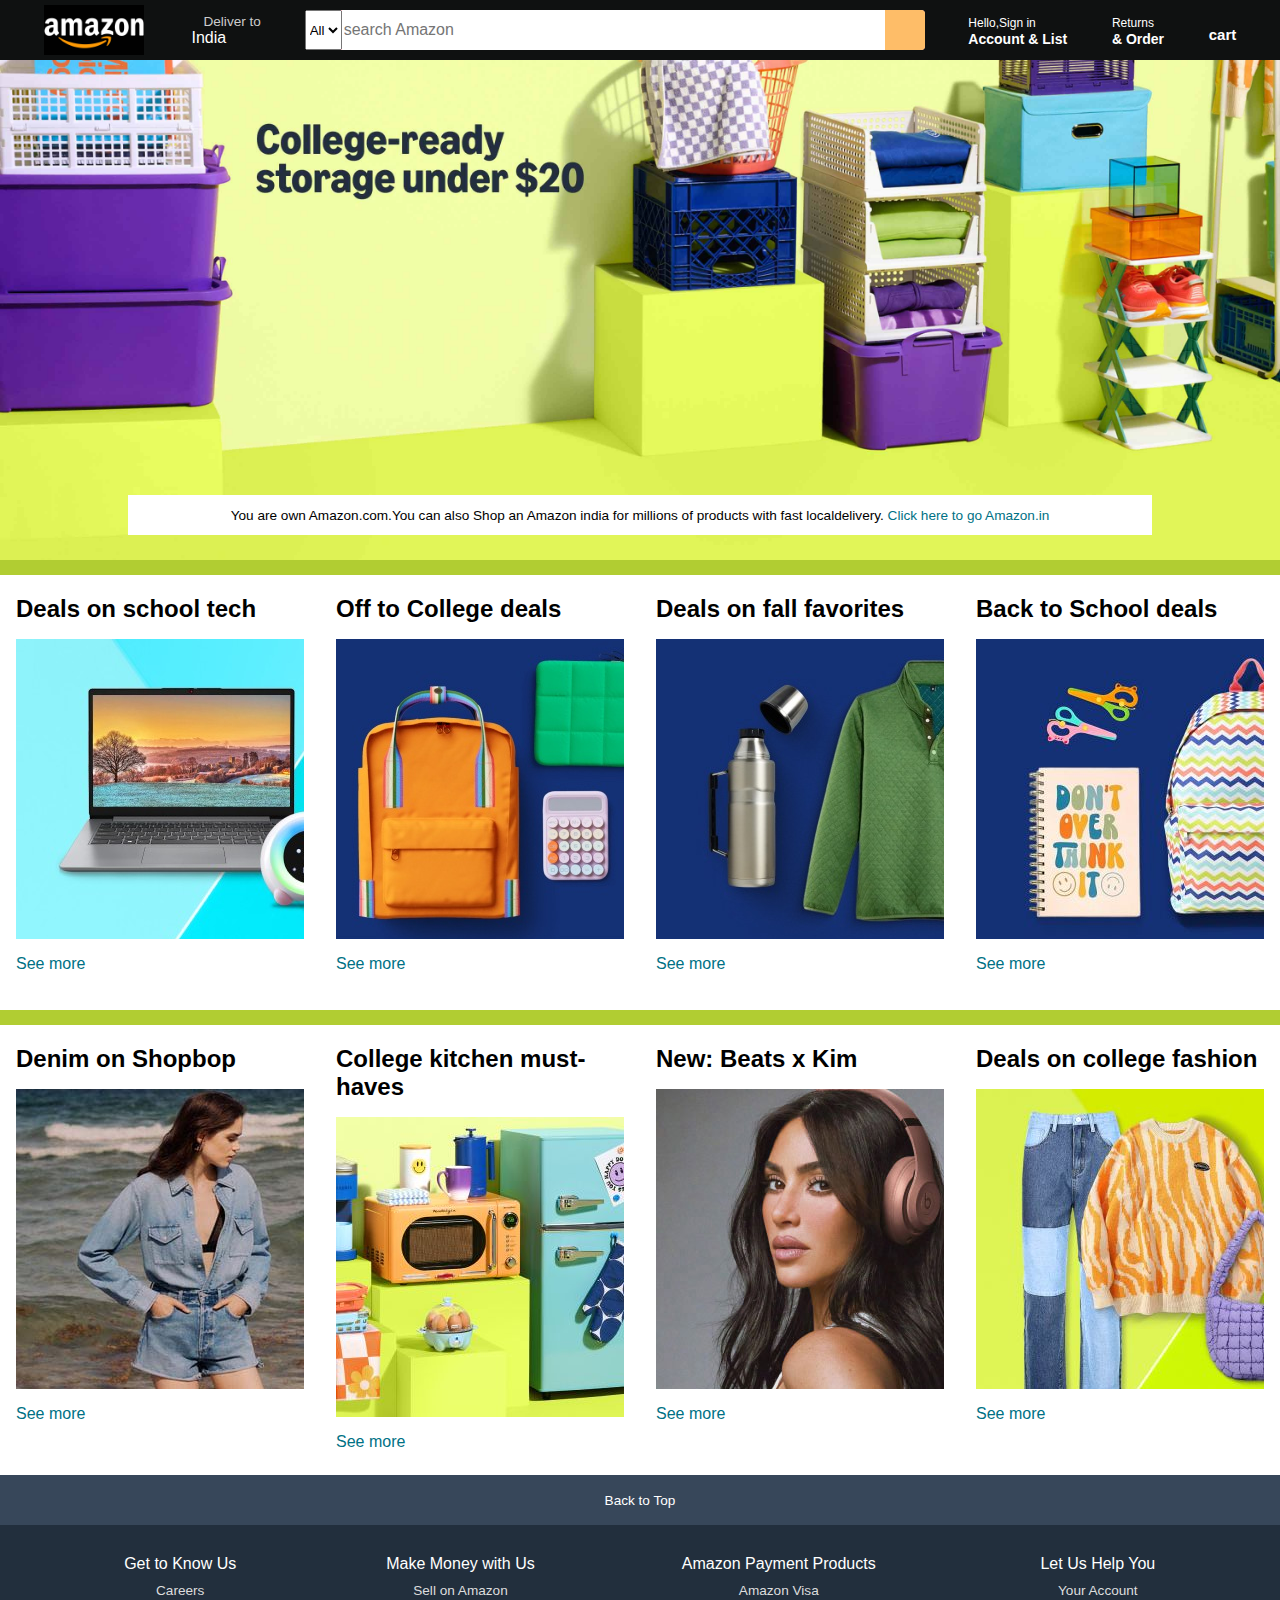
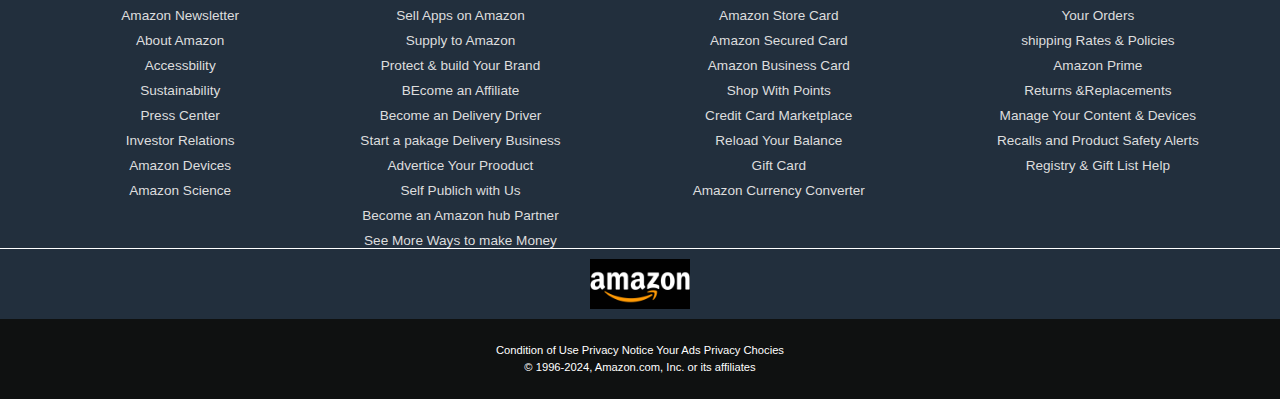
<file: index.html>
<!DOCTYPE html>
<html lang="en">
<head>
    <meta charset="UTF-8">
    <meta name="viewport" content="width=device-width, initial-scale=1.0">
    <title>Amazon</title>
    <link rel="stylesheet" href="https://cdnjs.cloudflare.com/ajax/libs/font-awesome/6.6.0/css/all.min.css" integrity="sha512-Kc323vGBEqzTmouAECnVceyQqyqdsSiqLQISBL29aUW4U/M7pSPA/gEUZQqv1cwx4OnYxTxve5UMg5GT6L4JJg==" crossorigin="anonymous" referrerpolicy="no-referrer" />
    <link rel="stylesheet" href="style2.css">
</head>
<body>
    <header>
        <div class="navbar">
            <div class="nav-logo border">
                <div class="logo"></div>
            </div>

            <div class="nav-adderess border">
                <p class="add-first">Deliver to</p>
                <div class="adderess-icon">
                    <i class="fa-solid fa-location-dot"></i>
                    <p class="add-sec">India</p>
                </div>
            </div>

            <div class="nav-search">
                <select>
                    <option>All</option>
                </select class="search-select">
                <input placeholder="search Amazon" class="search-input">
                <div class="search-icon">
                    <i class="fa-solid fa-magnifying-glass"></i>
                </div>
            </div>
            
            <div class="nav-signin border">
                <p><span>Hello,Sign in</span></p>
                <p class="nav-second">Account & List</p>
            </div>

            <div class="nav-returns border">
                <p><span>Returns</span></p>
                <p class="nav-second">& Order</p>
            </div>

            <div class="nav-cart border">
                <i class="fa-solid fa-cart-shopping"></i>
                cart
            </div>
            </div>
<!--  -->
            <!-- <div class="panal">
                <div class="panal-all">
                  <i class="fa-solid fa-bars"></i>
                    All
                </div>
                <div class="panal-ops">
                    <p>Medical Care</p>
                    <p>Best Sellers</p>
                    <p>Amazon Basics</p>
                    <p>Prime</p>
                    <p>New Releases</p>
                    <p>Today's Deals</p>
                    <p> Music</p>
                    <p>Customer Service</p>
                    <p>Groceries</p>
                    <p>Amazon Home</p>
                    <p>Books</p>
                </div>
                <div class="panal-deals">
                    Shop the Labor Day Sale
                </div>
            </div> -->
    </header>
    <div class="hero-section">
        <div class="hero-msg">
            <p>You are own Amazon.com.You can also Shop an Amazon india for millions of products with fast localdelivery.
                <a>Click here to go Amazon.in</a>
            </p>
        </div>
    </div>


    <div class="shop-section">
        <div class="box1 box">
            <div class="box-content">
                <h2>Deals on school tech</h2>
                <div class="box-image" style="background-image: url('school.jpg');"></div>
                <p>See more</p>
            </div>
        </div>
        <div class="box2 box">
            <div class="box-content">
                <h2>Off to College deals</h2>
                <div class="box-image" style="background-image: url('collage.jpg');"></div>
                <p>See more</p>
            </div>
        </div>
        <div class="box3 box">
            <div class="box-content">
                <h2>Deals on fall favorites</h2>
                <div class="box-image" style="background-image: url('fall.jpg');"></div>
                <p>See more</p>
            </div>
        </div>
        <div class="box4 box"><div class="box-content">
            <h2>Back to School deals</h2>
            <div class="box-image" style="background-image: url('back.jpg');"></div>
            <p>See more</p>
        </div>
       </div>
       <div class="box1 box">
        <div class="box-content">
            <h2>Denim on Shopbop</h2>
            <div class="box-image" style="background-image: url('demin.jpg');"></div>
            <p>See more</p>
        </div>
    </div>
    <div class="box2 box">
        <div class="box-content">
            <h2>College kitchen must-haves</h2>
            <div class="box-image" style="background-image: url('kitchen.jpg');"></div>
            <p>See more</p>
        </div>
    </div>
    <div class="box3 box">
        <div class="box-content">
            <h2>New: Beats x Kim</h2>
            <div class="box-image" style="background-image: url('beats.jpg');"></div>
            <p>See more</p>
        </div>
    </div>
    <div class="box4 box"><div class="box-content">
        <h2>Deals on college fashion</h2>
        <div class="box-image" style="background-image: url('fashion.jpg');"></div>
        <p>See more</p>
        </div>
       </div>
    </div>


    <footer>
        <div class="foot-panel">
            Back to Top
        </div>

        <div class="foot-panel2">
            <ul>
                <p>Get to Know Us</p>
                <a>Careers</a>
                <a>Amazon Newsletter</a>
                <a>About Amazon</a>
                <a>Accessbility</a>
                <a>Sustainability</a>
                <a>Press Center</a>
                <a>Investor Relations</a>
                <a>Amazon Devices</a>
                <a>Amazon Science</a>
                
            </ul>
            <ul>
                <p>Make Money with Us</p>
                <a>Sell on Amazon</a>
                <a>Sell Apps on Amazon</a>
                <a>Supply to Amazon</a>
                <a>Protect & build Your Brand</a>
                <a>BEcome an Affiliate</a>
                <a>Become an Delivery Driver</a>
                <a>Start a pakage Delivery Business</a>
                <a>Advertice Your Prooduct</a>
                <a>Self Publich with Us</a>
                <a>Become an Amazon hub Partner</a>
                <a>See  More Ways to make Money</a>
                
            </ul>
            <ul>
                <p>Amazon Payment Products</p>
                <a>Amazon Visa</a>
                <a>Amazon Store Card</a>
                <a>Amazon Secured Card</a>
                <a>Amazon Business Card</a>
                <a>Shop With Points</a>
                <a>Credit Card Marketplace</a>
                <a>Reload Your Balance</a>
                <a>Gift Card</a>
                <a>Amazon  Currency Converter</a>
                
            </ul>
            <ul>
                <p>Let Us Help You</p>
                <a>Your Account</a>
                <a>Your Orders</a>
                <a>shipping Rates & Policies</a>
                <a>Amazon Prime</a>
                <a>Returns &Replacements</a>
                <a>Manage Your Content & Devices</a>
                <a>Recalls and Product Safety Alerts</a>
                <a>Registry & Gift List Help</a> 
            </ul>
        </div>

          <div class="foot-panel3">
            <div class="logo"></div>
           </div>


           <div class="foot-panel4">
            <div class="pages">
                <a>Condition of Use</a>
                <a>Privacy Notice</a>
                <a>Your Ads Privacy Chocies</a>
            </div>
            <div class="copyright">
                © 1996-2024, Amazon.com, Inc. or its affiliates
            </div>
           </div>
    </footer>
</body>
</html>
</file>
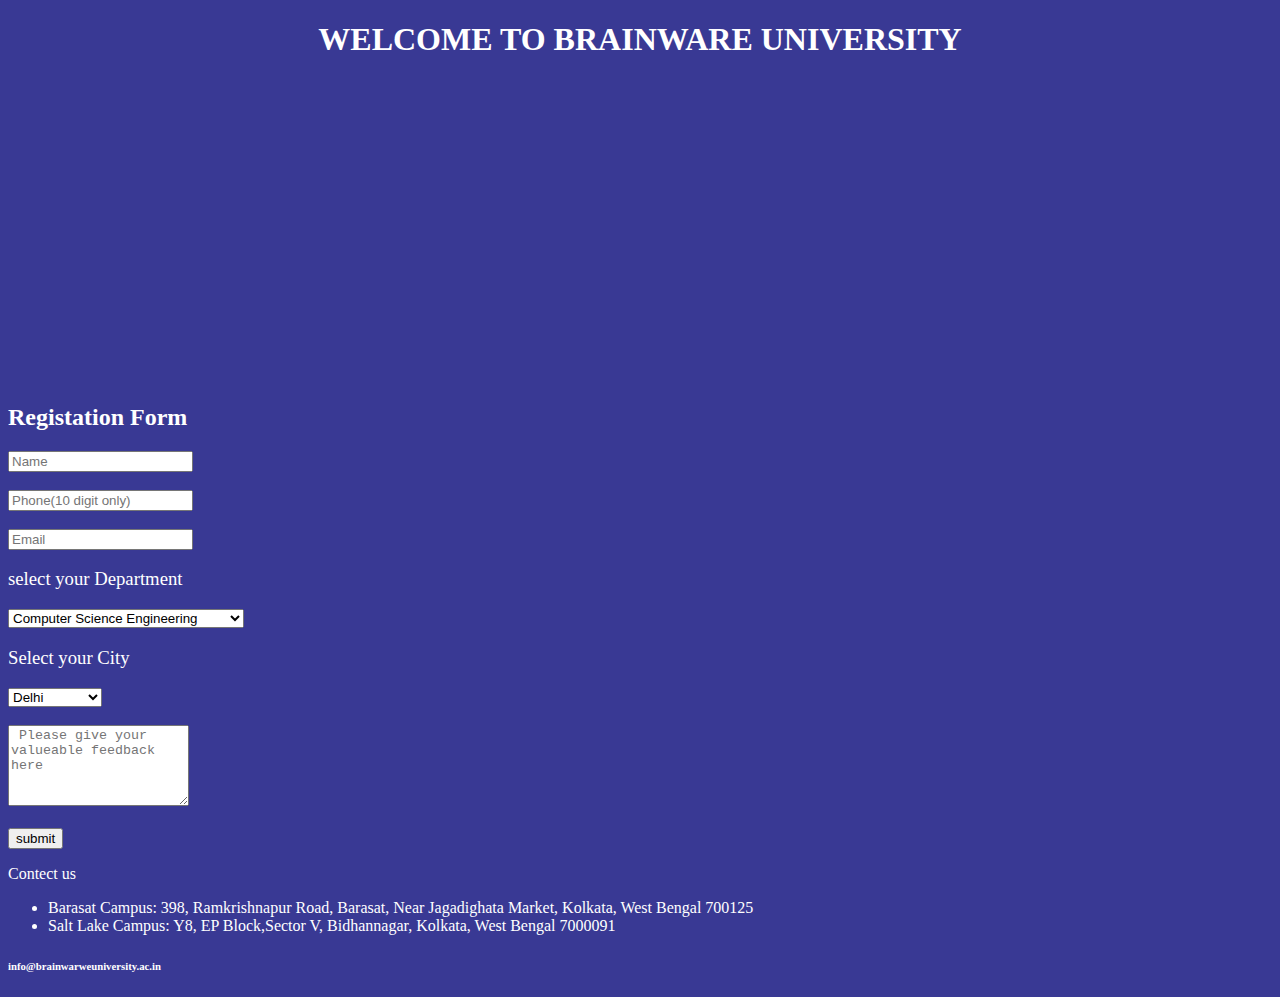
<file: project.html>
<!DOCTYPE html>
<html lang="en">
<head>
    <meta charset="UTF-8">
    <meta name="viewport" content="width=device-width, initial-scale=1.0">
    <title>PROJECT</title>
    <link rel="stylesheet" href="style.css">
</head>
<body>
    <h1>WELCOME TO BRAINWARE UNIVERSITY</h1>

    <iframe width="300" height="300" src="https://www.youtube.com/embed/gsgO4Q_0z_g?si=95OR38zwBboOJaz9" title="YouTube video player" frameborder="0" allow="accelerometer; autoplay; clipboard-write; encrypted-media; gyroscope; picture-in-picture; web-share" referrerpolicy="strict-origin-when-cross-origin" allowfullscreen></iframe>
 <h2>Registation Form</h2>
    <input type="text" placeholder="Name">
    <br><br>
    <input type="text" placeholder="Phone(10 digit only)">
    <br><br>
    <input type="text" placeholder="Email">
    <h3>select your Department</h3>
    <select>
        <option value="CSE">Computer Science Engineering</option>
        <option value="ME">Mechanical Engineering</option>
        <option value="ECE">Electronics Engineering</option>
        <option value="CE">Civil Engineering</option>
        <option value="AR">Architecture</option>
        <option value="BT">Bio Technology</option>
        <option value="IT">Information Technology</option>
        <option value="CH">Chemical Engineering</option>
        <option value="MA">Mathematics</option>
        <option value="PHY">Physics</option>
        <option value="CHM">Chemistry</option>
        <option value="GE">Geography</option>
        <option value="ES">Economics</option>
        <option value="BCA">Bachelor of Computer Applications.</option>
        <option value="BBA">Bachelor of Business Administration</option>
        <option value="GNM">General Nursing and Midwifery</option>
    </select>
    <h3>Select your City</h3>
<select>
        <option value="Delhi">Delhi</option>
        <option value="Mumbai">Mumbai</option>
        <option value="Kolkata">Kolkata</option>
        <option value="Bangalore">Bangalore</option>
        <option value="Chennai">Chennai</option>
        <option value="Hyderabad">Hyderabad</option>
        <option value="Pune">Pune</option>
        <option value="Ahmedabad">Ahmedabad</option>
        <option value="Surat">Surat</option>
        <option value="Jaipur">Jaipur</option>
        <option value="Lucknow">Lucknow</option>
        <option value="Nagpur">Nagpur</option>
        <option value="Bhopal">Bhopal</option>
    </select>
    <br><br>
    <textarea name="Feedback" id="Feedback" rows="5" colms="5" placeholder=" Please give your valueable feedback here"></textarea>
    <br><br>
    <input type="submit" value="submit">
    <p>Contect us</p>
    <ul>
        <li>
            Barasat Campus:
            398, Ramkrishnapur Road, Barasat, Near Jagadighata Market, Kolkata, West Bengal 700125 
        </li>
        <li>
            Salt Lake Campus:
            Y8, EP Block,Sector V, Bidhannagar, Kolkata, West Bengal 7000091
        </li>
    </ul>
    <footer>
        <h6>info@brainwarweuniversity.ac.in</h6>
    </footer>



</body>
</html>
</file>
<file: style2.css>
*{
    margin:0;
    font-family: Arial;
    border:border-box;
}
.navbar{
    height:60px;
    background-color: #0f1111;
    color:white;
    display: flex;
    align-items: center;
    justify-content: space-evenly;
}

.nav-logo{
        height:50px;
        width:100px;
}

.logo{
  background-image: url("Amazon-emblem.jpg");
  background-size: cover;
  height:1em;
  width:100%;
}

.border{
    border:1.5px solid transparent;
}

.border:hover{
    border:1.5px solid white;
}

/* box2 */
.add-first{
   color:#cccccc;
   font-size:0.85rem;
   margin-left:15px;
}

.add-sec{
    font-size:1rem;
    margin-left:3px;
}

.adderess-icon{
    display:flex;
    align-items: center;
}

/* box3 */
.nav-search{
    display:flex;
    justify-content: space-evenly;
    background-color: pink;
    width:620px;
    height:40px;
    border-radius:4px;
}

.search-select{
    background-color: #f3f3f3;
    width:50px;
    text-align: center;
    border-top-left-radius:4px;
    border-bottom-left-radius:4px;
    border:none;
}

.search-input{
    width:100%;
    font-size: 1rem;
    border: none;
}

.search-icon{
    width:45px;
    display:flex;
    justify-content: center;
    align-items: center;
    font-size: 1.2rem;
    background-color:#febd68;
    border-top-right-radius:4px;
    border-bottom-right-radius:4px;
    color:#0f1111;
}
.nav-search:hover{
    border:2px solid orange;
}

/* box 4 */
span{
    font-size:12px;
}
.nav-second{
    font-size:14px;
    font-weight: 700;;
}
/* box 6 */
.nav-cart i {
       font-size:30px;
}
.nav-cart{
    font-size:15px;
    font-weight: 700;
}
/* panal */
.panel{
    height:40px;
    background-color: #222f3d;
    display:flex;
    color:white;
    align-items: center;
    justify-content: space-evenly;
}
.panal-ops p{
    display:inline;
    margin-left:6px;
}
.panal-ops{
    width:70%;
    font-weight: 0.85rem;;
}
.panal-deals{
    font-size: 0.9rem;
    font-weight:700;
}
/* hero section */
.hero-section{
    background-image: url("hero.jpg");
    background-size: cover;
    height:500px;
    display:flex;
    justify-content: center;
    align-items: flex-end;
}
.hero-msg{
    background-color: white;
    color:black;
    height:40px;
    display:flex;
    align-items: center;
    justify-content: center;
    flex-wrap: wrap;
    font-size: 0.85rem;
    width:80%;
    margin-bottom: 25px;

}
.hero-msg a{
    color:#007185;
}
/* shop-section */
.shop-section{
    display: flex;
    flex-wrap: wrap;
    flex-grow: 2;
    justify-content: space-evenly;
    background-color: rgb(177, 205, 50);
}



.box{
    /* border:2px solid black; */
    height: 400px;
    width:320px;
    background-color: white;
    padding:20px 0px 15px;
    margin-top:15px;
}

.box-image{
    width:100%;
    height:300px;
    margin-top:1rem;
    margin-bottom:1rem;
}

.box-content{
    object-fit: cover;

    margin-left:1rem;
    margin-right:1rem;
}

.box-content p {
    color:#007185;

}
/* footer */
footer{
   margin-top:15px; 
}
.foot-panel{
    background-color: #37475a;
    color:white;
    height: 50px;
    display:flex;
    justify-content: center;
    align-items: center;
    font-size: 0.85rem;
}

.foot-panel2{
    background-color: #222f3d;
    color:white;
    /* height:400px; */
    height:auto;
    display: flex;
    justify-content: space-evenly;
    flex-wrap: wrap;
}

ul{
    
    margin-top:30px;
}

ul a{
    display:block;
    font-size:0.85rem;
    margin-top:10px;
    color:#dddddd;
text-align:center;

}
ul p{
text-align:center;

}

.foot-panel3{
    background-color: #222f3d;
    color:white;
    border-top:0.5px solid white;
    height:70px;
    display:flex;
    justify-content: center;
    align-items: center;
}

.logo{
    background-image: url("Amazon-Emblem.jpg");
    background-color: #222f3d;
    background-size: cover;
    height:50px;
    width:100px;
    
}

/* panel 4 */

.foot-panel4{
      background-color: #0f1111;
      color:white;
      height:80px;
      font-size: 0.7rem;
    text-align: center;
}


.pages{
   padding-top:25px;
}


.copyright{
    padding-top:5px;
}
@media only screen and (max-width: 767px){
    body{
        width:100%;
    }
    .box{
        width:350px;

    }
.add-first{
    display:none;
}
}
</file>
<file: style.css>
body{
    background-color:rgb(57, 57, 148);
}
h1{
    text-align: center;
    color:white;
}
h2{
    color:white;
}
h3{
    text-align:left;
    font-weight: lighter    ;
    color:white;
}
p{
    color:white
}
footer{
    color:white ;
}
ul{
    color:white
}
</file>
